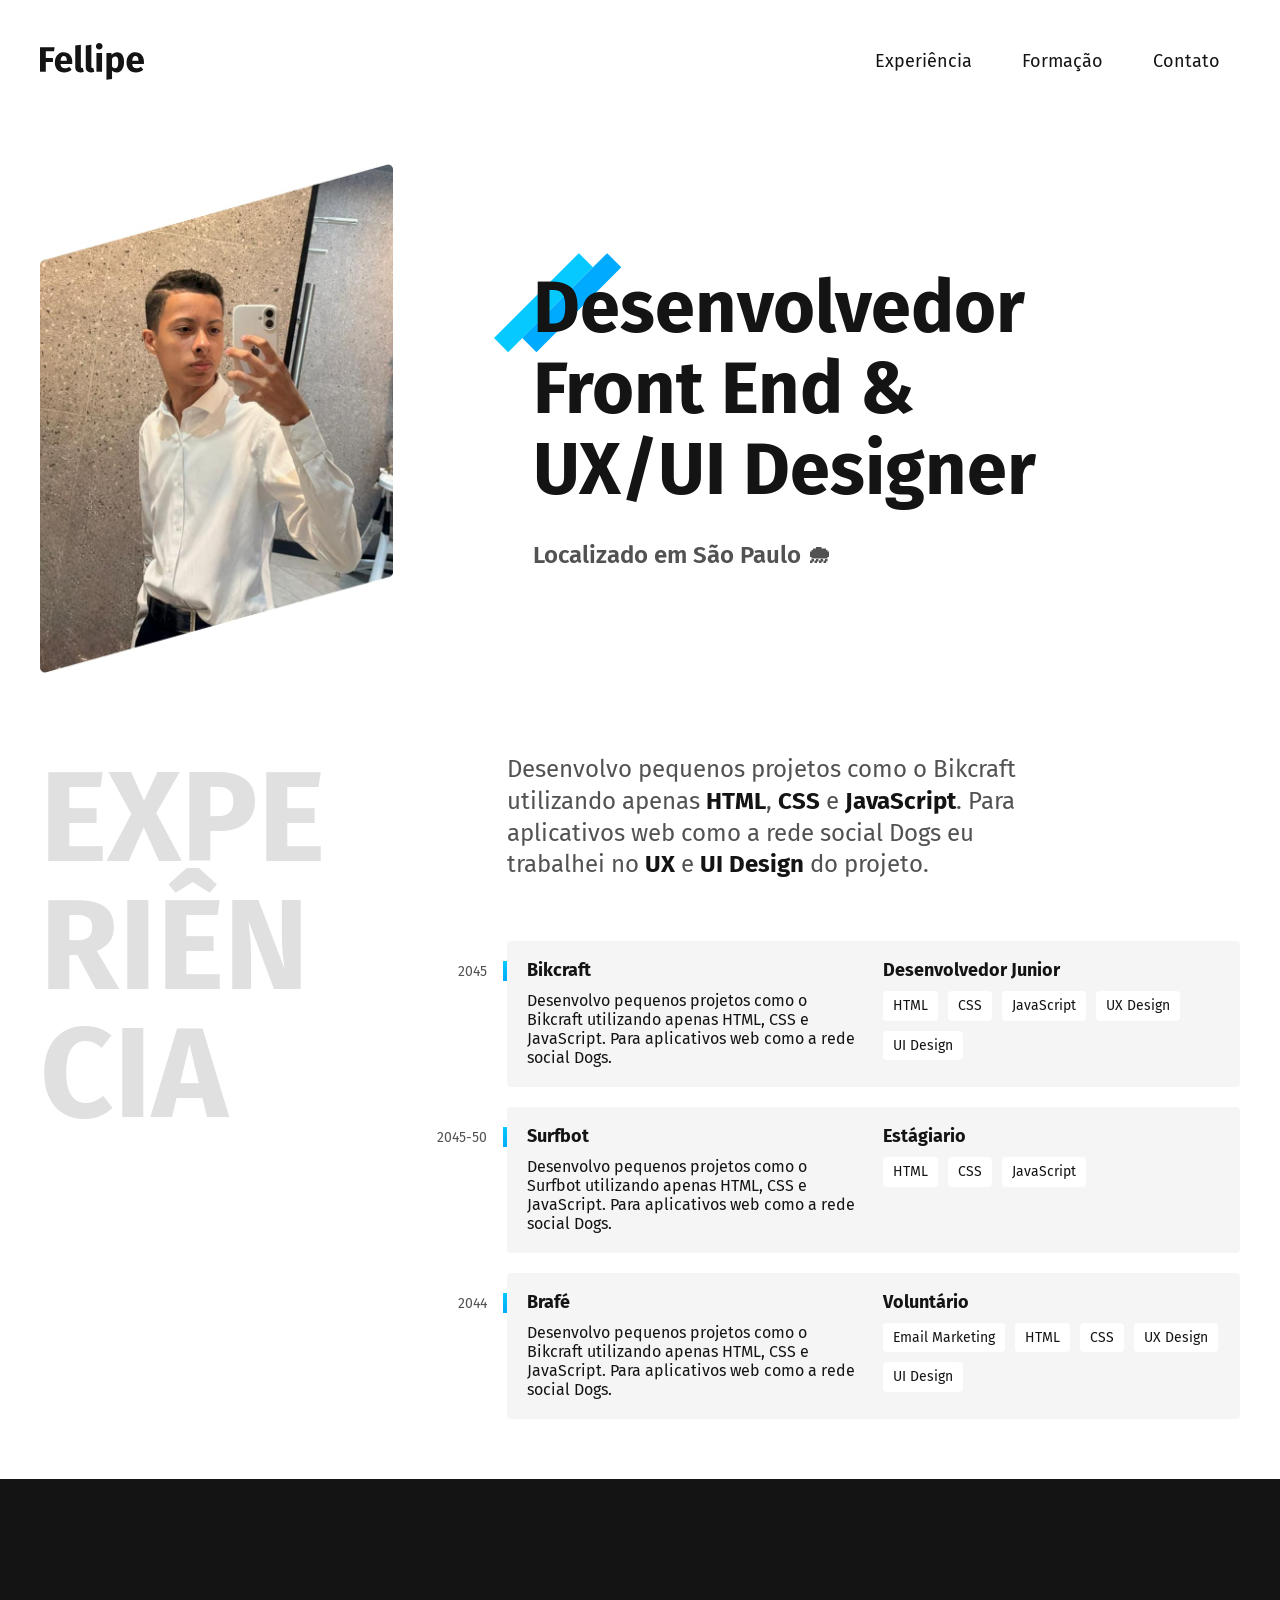
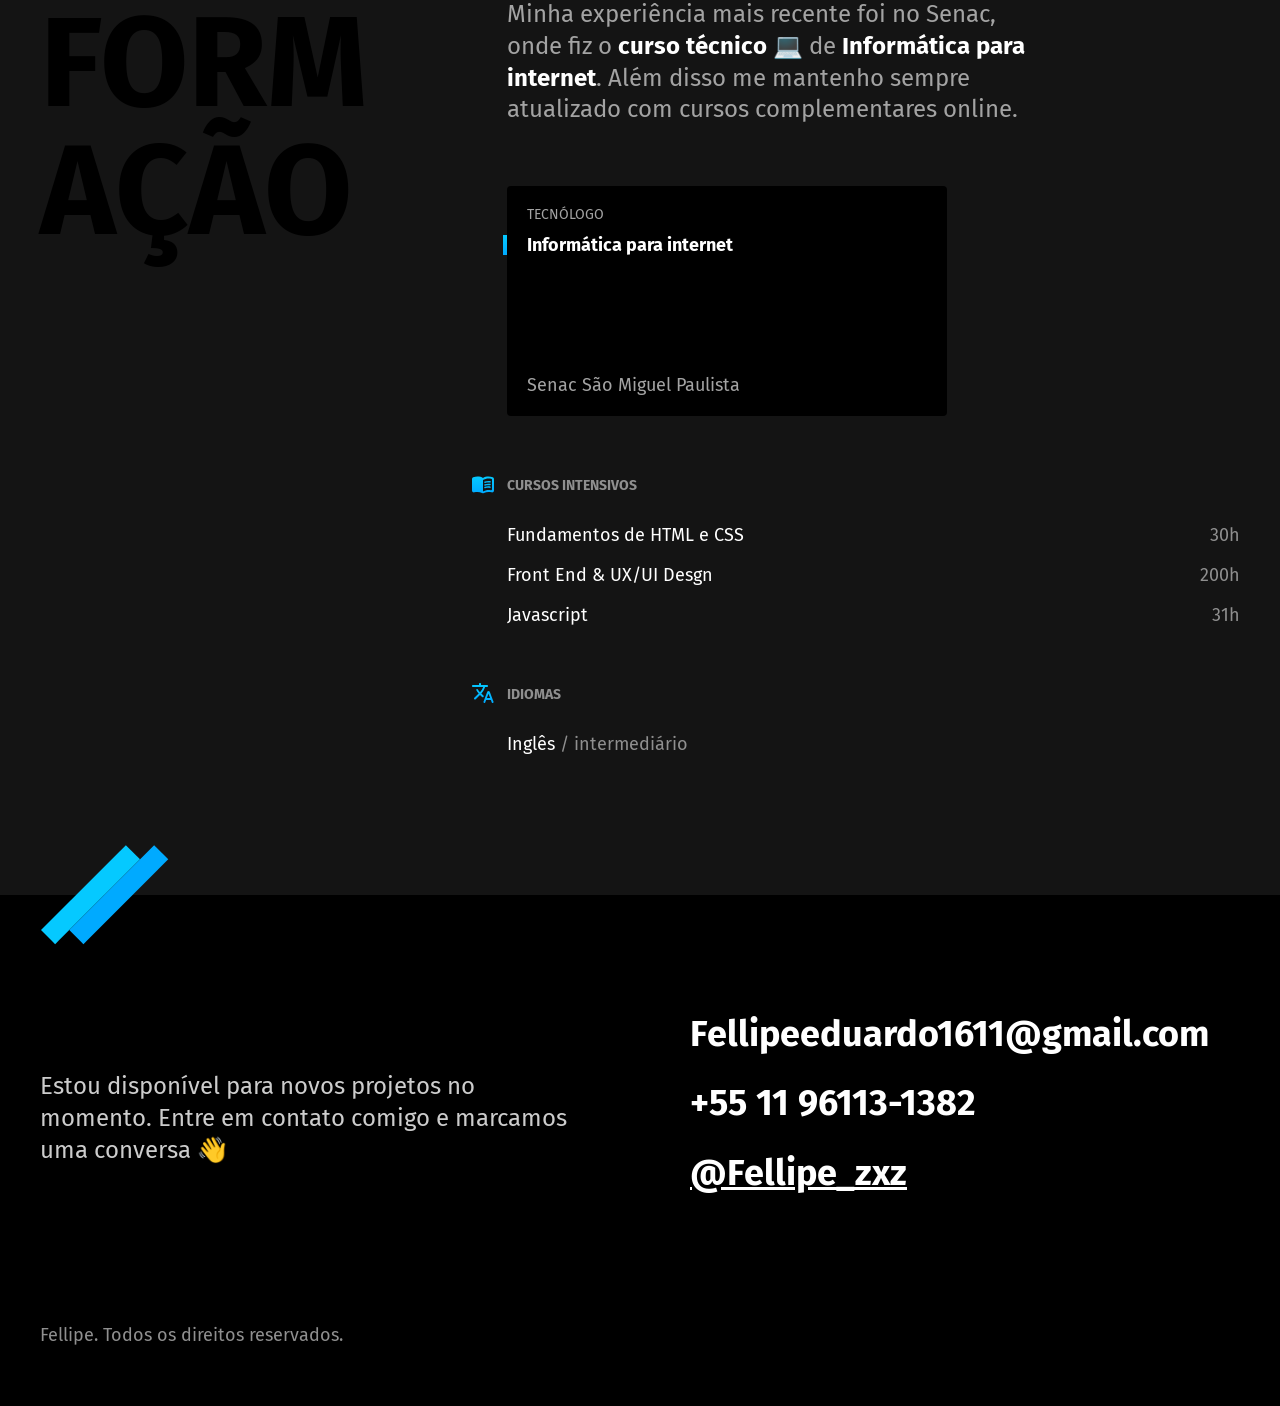
<file: index.html>
<!DOCTYPE html>
<html lang="pt-BR">

<head>
    <meta charset="UTF-8">
    <meta name="viewport" content="width=device-width, initial-scale=1.0">
    <title>Fellipe - Desenvolvedor e Designer</title>
    <meta name="description" content="Desenvolvedor Front End & UX/UI Design, localizado em São Paulo">
    <link rel="stylesheet" href="css/style.css">
    <link rel="icon" href="/favicon.svg" type="image/svg+xml">

    <link rel="preconnect" href="https://fonts.googleapis.com">
    <link rel="preconnect" href="https://fonts.gstatic.com" crossorigin>
    <link href="https://fonts.googleapis.com/css2?family=Fira+Sans:wght@400;700&display=swap" rel="stylesheet">
</head>

<body>
    <header class="header">
        <img src="./img/marca.svg" alt="Fellipe" width="104" height="38">
        <nav>
            <ul class="header-menu">
                <li><a href="#experiencia">Experiência</a></li>
                <li><a href="#formação">Formação</a></li>
                <li><a href="#contato">Contato</a></li>
            </ul>
        </nav>
    </header>

    <main class="introducao">
        <img src="./img/perfil.jpg" alt="foto" width="360" height="520">
        <div>
            <h1>Desenvolvedor<br>Front End &<br>UX/UI Designer</h1>
            <p>Localizado em São Paulo 🌧 </p>
        </div>
    </main>

    <section class="experiencia" id="experiencia" aria-label="Experiência">
        <h2 class="subtitulo">Experiência</h2>
        <div>
            <p class="experiencia-texto">Desenvolvo pequenos projetos como o Bikcraft utilizando apenas <strong>HTML</strong>, <strong>CSS</strong> e <strong>JavaScript</strong>. Para aplicativos web como a rede social Dogs eu trabalhei no <strong>UX</strong> e <strong>UI Design</strong> do projeto.</p>
            <div class="empresa">
                <span class="empresa-ano">2045</span>
                <h3 class="empresa-titulo">Bikcraft</h3>
                <span class="empresa-titulo">Desenvolvedor Junior</span>
                <p>Desenvolvo pequenos projetos como o Bikcraft utilizando apenas HTML, CSS e JavaScript. Para aplicativos web como a rede social Dogs.</p>
                <ul class="empresa-habilidades">
                    <li>HTML</li>
                    <li>CSS</li>
                    <li>JavaScript</li>
                    <li>UX Design</li>
                    <li>UI Design</li>
                </ul>
            </div>

            <div class="empresa">
                <span class="empresa-ano">2045-50</span>
                <h3 class="empresa-titulo">Surfbot</h3>
                <span class="empresa-titulo">Estágiario</span>
                <p>Desenvolvo pequenos projetos como o Surfbot utilizando apenas HTML, CSS e JavaScript. Para aplicativos web como a rede social Dogs.</p>
                <ul class="empresa-habilidades">
                    <li>HTML</li>
                    <li>CSS</li>
                    <li>JavaScript</li>
                </ul>
            </div>

            <div class="empresa">
                <span class="empresa-ano">2044</span>
                <h3 class="empresa-titulo">Brafé</h3>
                <span class="empresa-titulo">Voluntário</span>
                <p>Desenvolvo pequenos projetos como o Bikcraft utilizando apenas HTML, CSS e JavaScript. Para aplicativos web como a rede social Dogs.</p>
                <ul class="empresa-habilidades">
                    <li>Email Marketing</li>
                    <li>HTML</li>
                    <li>CSS</li>
                    <li>UX Design</li>
                    <li>UI Design</li>
                </ul>
            </div>
        </div>

    </section>

    <section class="formacao" id="formacao" aria-label="Formação">
        <div class="formacao-container">
            <h2 class="subtitulo">Formação</h2>

            <div>
                <p class="formacao-texto">
                    Minha experiência mais recente foi no Senac, onde fiz o <strong>curso técnico</strong> 💻 de <strong>Informática para internet</strong>. Além disso me mantenho sempre atualizado com cursos complementares online.
                </p>

                <ul class="faculdade-lista">
                    <li class="faculdade">
                        <span class="faculdade-tipo">Tecnólogo</span>
                        <h3 class="faculdade-curso">Informática para internet</h3>
                        <span class="faculdade-instituicao">Senac São Miguel Paulista</span>
                    </li>
                </ul>

                <div class="formacao-extra">
                    <div class="cursos">
                        <h3>Cursos Intensivos</h3>
                        <ul>
                            <li>Fundamentos de HTML e CSS<span>30h</span></li>
                            <li>Front End & UX/UI Desgn<span>200h</span></li>
                            <li>Javascript<span>31h</span></li>
                        </ul>

                    </div>
                    <div class="idiomas">
                        <h3>Idiomas</h3>
                        <ul>
                            <li>Inglês<span> / intermediário </span></li>
                        </ul>
                    </div>

                </div>
            </div>
        </div>
    </section>

    <footer class="footer" id="contato">
        <div class="footer-container">
            <p class="footer-texto">Estou disponível para novos projetos no momento. Entre em contato comigo e marcamos uma conversa 👋</p>
            <ul class="footer-contato">
                <li>Fellipeeduardo1611@gmail.com</li>
                <li>+55 11 96113-1382</li>
                <li><a href="">@Fellipe_zxz</a></li>
            </ul>
            <p class="footer-copy">Fellipe. Todos os direitos reservados.</p>
        </div>
    </footer>
</body>

</html>
</file>
<file: css/style.css>
@import url(./global.css);
@import url(./header.css);
@import url(./introducao.css);
@import url(./experiencia.css);
@import url(formacao.css);
@import url(fotter.css);
</file>
